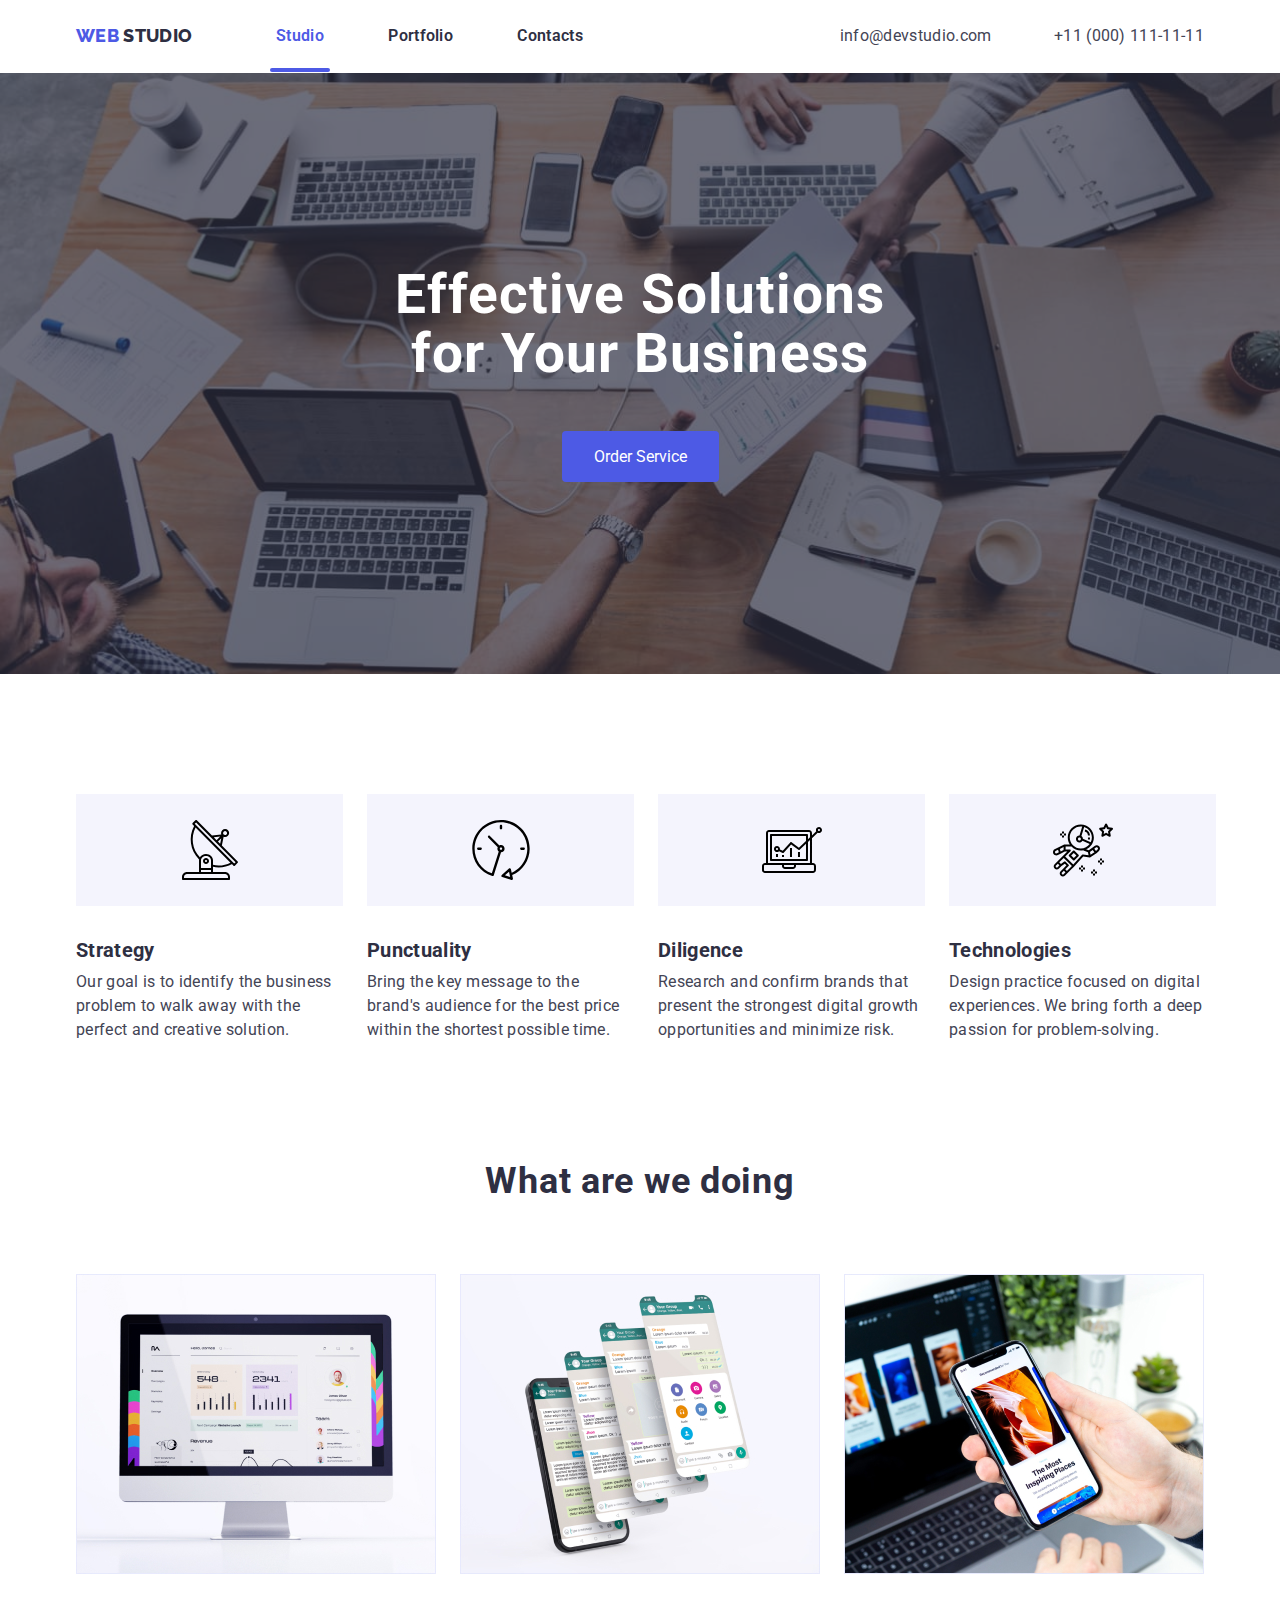
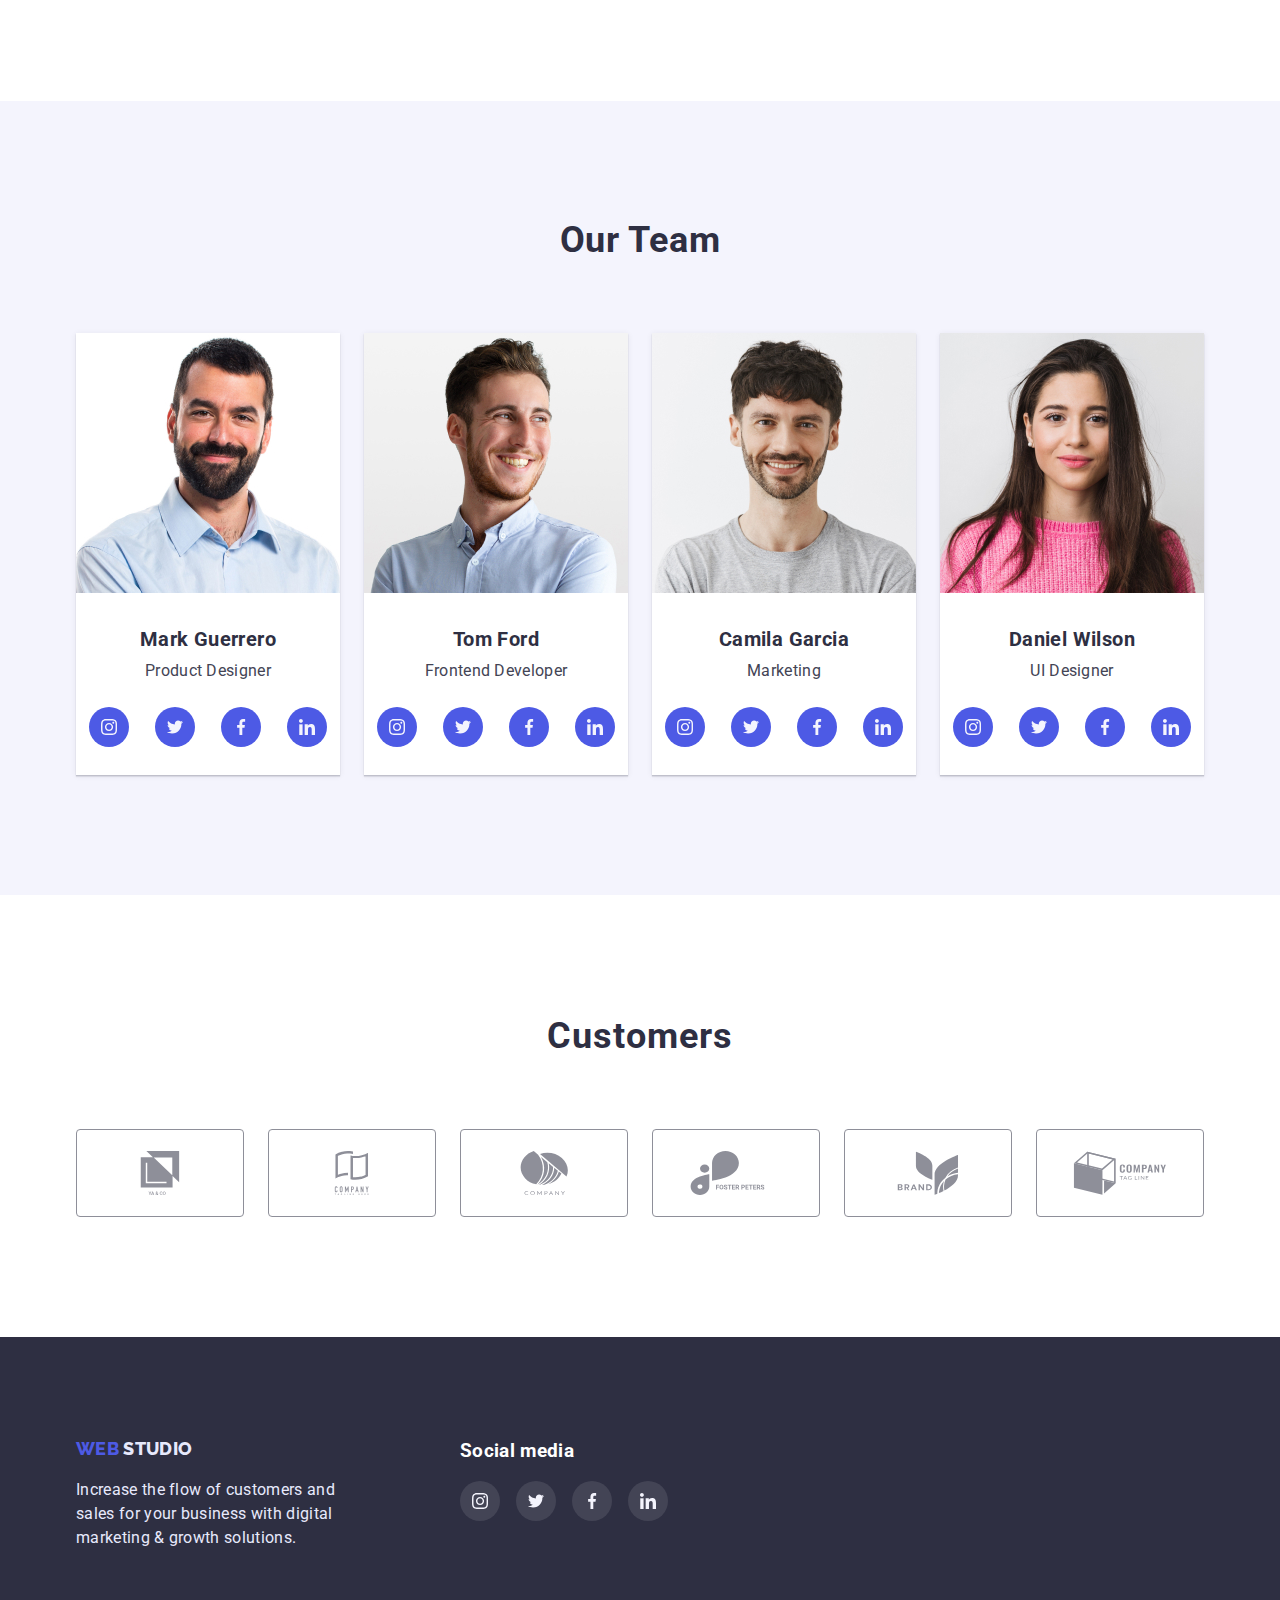
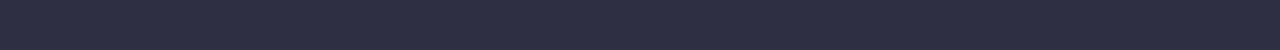
<file: index.html>
<!DOCTYPE html>
<html lang="en">

<head>
    <meta charset="UTF-8">
    <meta http-equiv="X-UA-Compatible" content="IE=edge">
    <meta name="viewport" content="width=device-width, initial-scale=1.0">
    <title>Document</title>
    <link rel="preconnect" href="https://fonts.googleapis.com">
    <link rel="preconnect" href="https://fonts.gstatic.com" crossorigin>
    <link
        href="https://fonts.googleapis.com/css2?family=Raleway:wght@700&family=Roboto:wght@400;500;700;900&display=swap"
        rel="stylesheet">
    <link rel="stylesheet" href="styles.css/normalize.css">
    <link rel="stylesheet" href="styles.css/style.css">
</head>

<body>
    <header class="header">
        <div class="container">
            <div class="header-menu">
                <nav class="menu">
                    <div class="logo">
                        <a class="logo-link" href="index.html">
                            <span class="logo-link--blue">WEB</span>
                            STUDIO
                        </a>
                    </div>
                    <ul class="menu-list">
                        <li class="menu-item">
                            <a class="menu-link" href="index.html">
                                <span>Studio</span>
                            </a>
                        </li>
                        <li class="menu-item">
                            <a class="menu-link " href="portfolio.html">
                                <span>Portfolio</span>
                            </a>
                        </li>
                        <li class="menu-item">
                            <a class="menu-link" href="contacts.html">
                                <span>Contacts</span>
                            </a>
                        </li>
                    </ul>
                </nav>
                <div class="header-contacts">
                    <ul class="header-contacts__list">
                        <li class="header-contacts__item">
                            <a class="header-contacts__link" href="mailto:info@devstudio.com">
                                info@devstudio.com
                            </a>
                        </li>
                        <li class="header-contacts__item">
                            <a class="header-contacts__link" href="tel:+110001111111">
                                +11 (000) 111-11-11
                            </a>
                        </li>
                    </ul>
                </div>

            </div>

        </div>
    </header>

    <main class="main">
        <section class="header-content">
            <div class="header-content__top">
                <div class="container">
                    <h1 class="header-content__title">
                        Effective Solutions for Your Business
                    </h1>
                    <button class="header-content__button" type="button" data-modal-open>
                        Order Service
                    </button>
                </div>
            </div>
        </section>
        <section class="header-content__box">
            <div class="container">
                <ul class="header-content__list">
                    <li class="header-content__item">
                        <div class="header-content__icon-item">
                            <svg class="header-content__icon" with="60" height="64">
                                <use class="header-content__img"
                                    href="./images/icon.svg/icons-svg.svg#icon-header-icon-1">
                                </use>
                            </svg>
                        </div>
                        <h2 class="header-content__subtitle">
                            Strategy
                        </h2>
                        <p class="header-content__text">
                            Our goal is to identify the business
                            problem to walk away with the perfect and creative solution.
                        </p>
                    </li>
                    <li class="header-content__item">
                        <div class="header-content__icon-item">
                            <svg class="header-content__icon" with="60" height="64">
                                <use class="header-content__img"
                                    href="./images/icon.svg/icons-svg.svg#icon-header-icon-2">
                                </use>
                            </svg>
                        </div>
                        <h2 class="header-content__subtitle">
                            Punctuality
                        </h2>
                        <p class="header-content__text">
                            Bring the key message to the brand's audience
                            for the best price within the shortest possible time.
                        </p>
                    </li>
                    <li class="header-content__item">
                        <div class="header-content__icon-item">
                            <svg class="header-content__icon" with="60" height="64">
                                <use class="header-content__img"
                                    href="./images/icon.svg/icons-svg.svg#icon-header-icon-3">
                                </use>
                            </svg>
                        </div>
                        <h2 class="header-content__subtitle">
                            Diligence
                        </h2>
                        <p class="header-content__text">
                            Research and confirm brands that present the strongest
                            digital growth opportunities and minimize risk.
                        </p>
                    </li>
                    <li class="header-content__item">
                        <div class="header-content__icon-item">
                            <svg class="header-content__icon" with="60" height="64">
                                <use class="header-content__img"
                                    href="./images/icon.svg/icons-svg.svg#icon-header-icon-4">
                                </use>
                            </svg>
                        </div>
                        <h2 class="header-content__subtitle">
                            Technologies
                        </h2>
                        <p class="header-content__text">
                            Design practice focused on digital experiences.
                            We bring forth a deep passion for problem-solving.
                        </p>
                    </li>
                </ul>
            </div>

        </section>
        <section class="speciality">
            <div class="container">
                <h2 class="speciality-title">
                    What are we doing
                </h2>
                <ul class="speciality-list">
                    <li class="speciality-item">
                        <img class="speciality-img" width="360" src="images/speciality-img/speciality-img-1.jpg"
                            alt="speciality-img-1">
                    </li>
                    <li class="speciality-item">
                        <img class="speciality-img" width="360" src="images/speciality-img/speciality-img-2.jpg"
                            alt="speciality-img-2">
                    </li>
                    <li class="speciality-item">
                        <img class="speciality-img" width="360" src="images/speciality-img/speciality-img-3.jpg"
                            alt="speciality-img-3">
                    </li>
                </ul>
            </div>
        </section>
        <section class="team">
            <div class="container">
                <h2 class="team-title">
                    Our Team
                </h2>
                <ul class="team-list">
                    <li class="team-item">
                        <img class="team-img" width="264px" src="images/team-img/team-1.jpg" alt="Mark Guerrero">
                        <div class="team-groupe">
                            <h3 class="team-name">
                                Mark Guerrero
                            </h3>
                            <p class="team-subscribe">
                                Product Designer
                            </p>
                            <ul class="team-list__social">
                                <li class="team-list__item">
                                    <a class="team-list__link" href="">
                                        <svg class="team-list__icon">
                                            <use href="./images/icon.svg/icons-svg.svg#icon-instagram__icon1"></use>
                                        </svg>
                                    </a>
                                </li>
                                <li class="team-list__item">
                                    <a class="team-list__link" href="">
                                        <svg class="team-list__icon">
                                            <use href="./images/icon.svg/icons-svg.svg#icon-twitter__icon1"></use>
                                        </svg>
                                    </a>
                                </li>
                                <li class="team-list__item">
                                    <a class="team-list__link" href="">
                                        <svg class="team-list__icon">
                                            <use href="./images/icon.svg/icons-svg.svg#icon-facebook__icon1"></use>
                                        </svg>
                                    </a>
                                </li>
                                <li class="team-list__item">
                                    <a class="team-list__link" href="">
                                        <svg class="team-list__icon">
                                            <use href="./images/icon.svg/icons-svg.svg#icon-linkedin__icon1"></use>
                                        </svg>
                                    </a>
                                </li>
                            </ul>
                        </div>
                    </li>
                    <li class="team-item">
                        <img class="team-img" width="264px" src="images/team-img/team-2.jpg" alt="Tom Ford">
                        <div class="team-groupe">
                            <h3 class="team-name">
                                Tom Ford
                            </h3>
                            <p class="team-subscribe">
                                Frontend Developer
                            </p>
                            <ul class="team-list__social">
                                <li class="team-list__item">
                                    <a class="team-list__link" href="">
                                        <svg class="team-list__icon">
                                            <use href="./images/icon.svg/icons-svg.svg#icon-instagram__icon1"></use>
                                        </svg>
                                    </a>
                                </li>
                                <li class="team-list__item">
                                    <a class="team-list__link" href="">
                                        <svg class="team-list__icon">
                                            <use href="./images/icon.svg/icons-svg.svg#icon-twitter__icon1"></use>
                                        </svg>
                                    </a>
                                </li>
                                <li class="team-list__item">
                                    <a class="team-list__link" href="">
                                        <svg class="team-list__icon">
                                            <use href="./images/icon.svg/icons-svg.svg#icon-facebook__icon1"></use>
                                        </svg>
                                    </a>
                                </li>
                                <li class="team-list__item">
                                    <a class="team-list__link" href="">
                                        <svg class="team-list__icon">
                                            <use href="./images/icon.svg/icons-svg.svg#icon-linkedin__icon1"></use>
                                        </svg>
                                    </a>
                                </li>
                            </ul>
                        </div>
                    </li>
                    <li class="team-item">
                        <img class="team-img" width="264px" src="images/team-img/team-3.jpg" alt="Camila Garcia">
                        <div class="team-groupe">
                            <h3 class="team-name">
                                Camila Garcia
                            </h3>
                            <p class="team-subscribe">
                                Marketing
                            </p>
                            <ul class="team-list__social">
                                <li class="team-list__item">
                                    <a class="team-list__link" href="">
                                        <svg class="team-list__icon">
                                            <use href="./images/icon.svg/icons-svg.svg#icon-instagram__icon1"></use>
                                        </svg>
                                    </a>
                                </li>
                                <li class="team-list__item">
                                    <a class="team-list__link" href="">
                                        <svg class="team-list__icon">
                                            <use href="./images/icon.svg/icons-svg.svg#icon-twitter__icon1"></use>
                                        </svg>
                                    </a>
                                </li>
                                <li class="team-list__item">
                                    <a class="team-list__link" href="">
                                        <svg class="team-list__icon">
                                            <use href="./images/icon.svg/icons-svg.svg#icon-facebook__icon1"></use>
                                        </svg>
                                    </a>
                                </li>
                                <li class="team-list__item">
                                    <a class="team-list__link" href="">
                                        <svg class="team-list__icon">
                                            <use href="./images/icon.svg/icons-svg.svg#icon-linkedin__icon1"></use>
                                        </svg>
                                    </a>
                                </li>
                            </ul>
                        </div>
                    </li>
                    <li class="team-item">
                        <img class="team-img" width="264px" src="images/team-img/team-4.jpg" alt="Daniel Wilson">
                        <div class="team-groupe">
                            <h3 class="team-name">
                                Daniel Wilson
                            </h3>
                            <p class="team-subscribe">
                                UI Designer
                            </p>
                            <ul class="team-list__social">
                                <li class="team-list__item">
                                    <a class="team-list__link" href="">
                                        <svg class="team-list__icon">
                                            <use href="./images/icon.svg/icons-svg.svg#icon-instagram__icon1"></use>
                                        </svg>
                                    </a>
                                </li>
                                <li class="team-list__item">
                                    <a class="team-list__link" href="">
                                        <svg class="team-list__icon">
                                            <use href="./images/icon.svg/icons-svg.svg#icon-twitter__icon1"></use>
                                        </svg>
                                    </a>
                                </li>
                                <li class="team-list__item">
                                    <a class="team-list__link" href="">
                                        <svg class="team-list__icon">
                                            <use href="./images/icon.svg/icons-svg.svg#icon-facebook__icon1"></use>
                                        </svg>
                                    </a>
                                </li>
                                <li class="team-list__item">
                                    <a class="team-list__link" href="">
                                        <svg class="team-list__icon">
                                            <use href="./images/icon.svg/icons-svg.svg#icon-linkedin__icon1"></use>
                                        </svg>
                                    </a>
                                </li>
                            </ul>
                        </div>
                    </li>
                </ul>
            </div>
        </section>
        <section class="costumers">
            <div class="container">
                <h2 class="costumers-title">
                    Customers
                </h2>
                <ul class="costumers-list">
                    <li class="costumers-item">
                        <a class="costumers-item__link" href="#">
                            <svg class="costumers-item__icon" width="94" height="44">
                                <use href="./images/icon.svg/icons-svg.svg#icon-costumers__icon-1">
                                </use>
                            </svg>
                        </a>
                    </li>
                    <li class="costumers-item">
                        <a class="costumers-item__link" href="#">
                            <svg class="costumers-item__icon" width="94" height="44">
                                <use href="./images/icon.svg/icons-svg.svg#icon-costumers__icon-2">
                                </use>
                            </svg>
                        </a>
                    </li>
                    <li class="costumers-item">
                        <a class="costumers-item__link" href="#">
                            <svg class="costumers-item__icon" width="94" height="44">
                                <use href="./images/icon.svg/icons-svg.svg#icon-costumers__icon-3">
                                </use>
                            </svg>
                        </a>
                    </li>
                    <li class="costumers-item">
                        <a class="costumers-item__link" href="#">
                            <svg class="costumers-item__icon" width="94" height="44">
                                <use href="./images/icon.svg/icons-svg.svg#icon-costumers__icon-4">
                                </use>
                            </svg>
                        </a>
                    </li>
                    <li class="costumers-item">
                        <a class="costumers-item__link" href="#">
                            <svg class="costumers-item__icon" width="94" height="44">
                                <use href="./images/icon.svg/icons-svg.svg#icon-costumers__icon-5">
                                </use>
                            </svg>
                        </a>
                    </li>
                    <li class="costumers-item">
                        <a class="costumers-item__link" href="#">
                            <svg class="costumers-item__icon" width="94" height="44">
                                <use href="./images/icon.svg/icons-svg.svg#icon-costumers__icon-6">
                                </use>
                            </svg>
                        </a>
                    </li>
                </ul>
            </div>
        </section>
    </main>

    <footer class="footer">
        <div class="container">
            <div class="footer-content">
                <div class="footer-content__box">
                    <div class="logo">
                        <a class=" logo-footer logo-link" href="#">
                            <span class="logo-link--blue">WEB</span>
                            STUDIO
                        </a>
                    </div>
                    <p class="footer-text">
                        Increase the flow of customers and sales for
                        your business with digital marketing & growth solutions.
                    </p>
                </div>

                <div class="footer-content__social">
                    <h3 class="footer-content__social-title">
                        Social media
                    </h3>
                    <ul class="footer-list__social social-media">
                        <li class="footer-list__item social-media__item">
                            <a class="footer-list__link social-media__link" href="">
                                <svg class="footer-list__icon social-media__icon">
                                    <use href="./images/icon.svg/icons-svg.svg#icon-instagram__icon1"></use>
                                </svg>
                            </a>
                        </li>
                        <li class="footer-list__item social-media__item">
                            <a class="footer-list__link social-media__link" href="">
                                <svg class="footer-list__icon social-media__icon">
                                    <use href="./images/icon.svg/icons-svg.svg#icon-twitter__icon1"></use>
                                </svg>
                            </a>
                        </li>
                        <li class="footer-list__item social-media__item">
                            <a class="footer-list__link social-media__link" href="">
                                <svg class="footer-list__icon social-media__icon">
                                    <use href="./images/icon.svg/icons-svg.svg#icon-facebook__icon1"></use>
                                </svg>
                            </a>
                        </li>
                        <li class="footer-list__item social-media__item">
                            <a class="footer-list__link social-media__link" href="">
                                <svg class="footer-list__icon social-media__icon">
                                    <use href="./images/icon.svg/icons-svg.svg#icon-linkedin__icon1"></use>
                                </svg>
                            </a>
                        </li>
                    </ul>
                </div>
            </div>
        </div>
    </footer>

    <div class="backdrop is-hidden" data-modal>
        <div class="modal">
            <button class="modal-close__btn" type="button" data-modal-close>
                <svg class="modal-close__svg">
                    <use class="modal-close__icon" href="./images/icon.svg/icons-svg.svg#icon-modal__close-btn"></use>
                </svg>
            </button>
        </div>


        <script src="js/modal.js"></script>
</body>

</html>
</file>
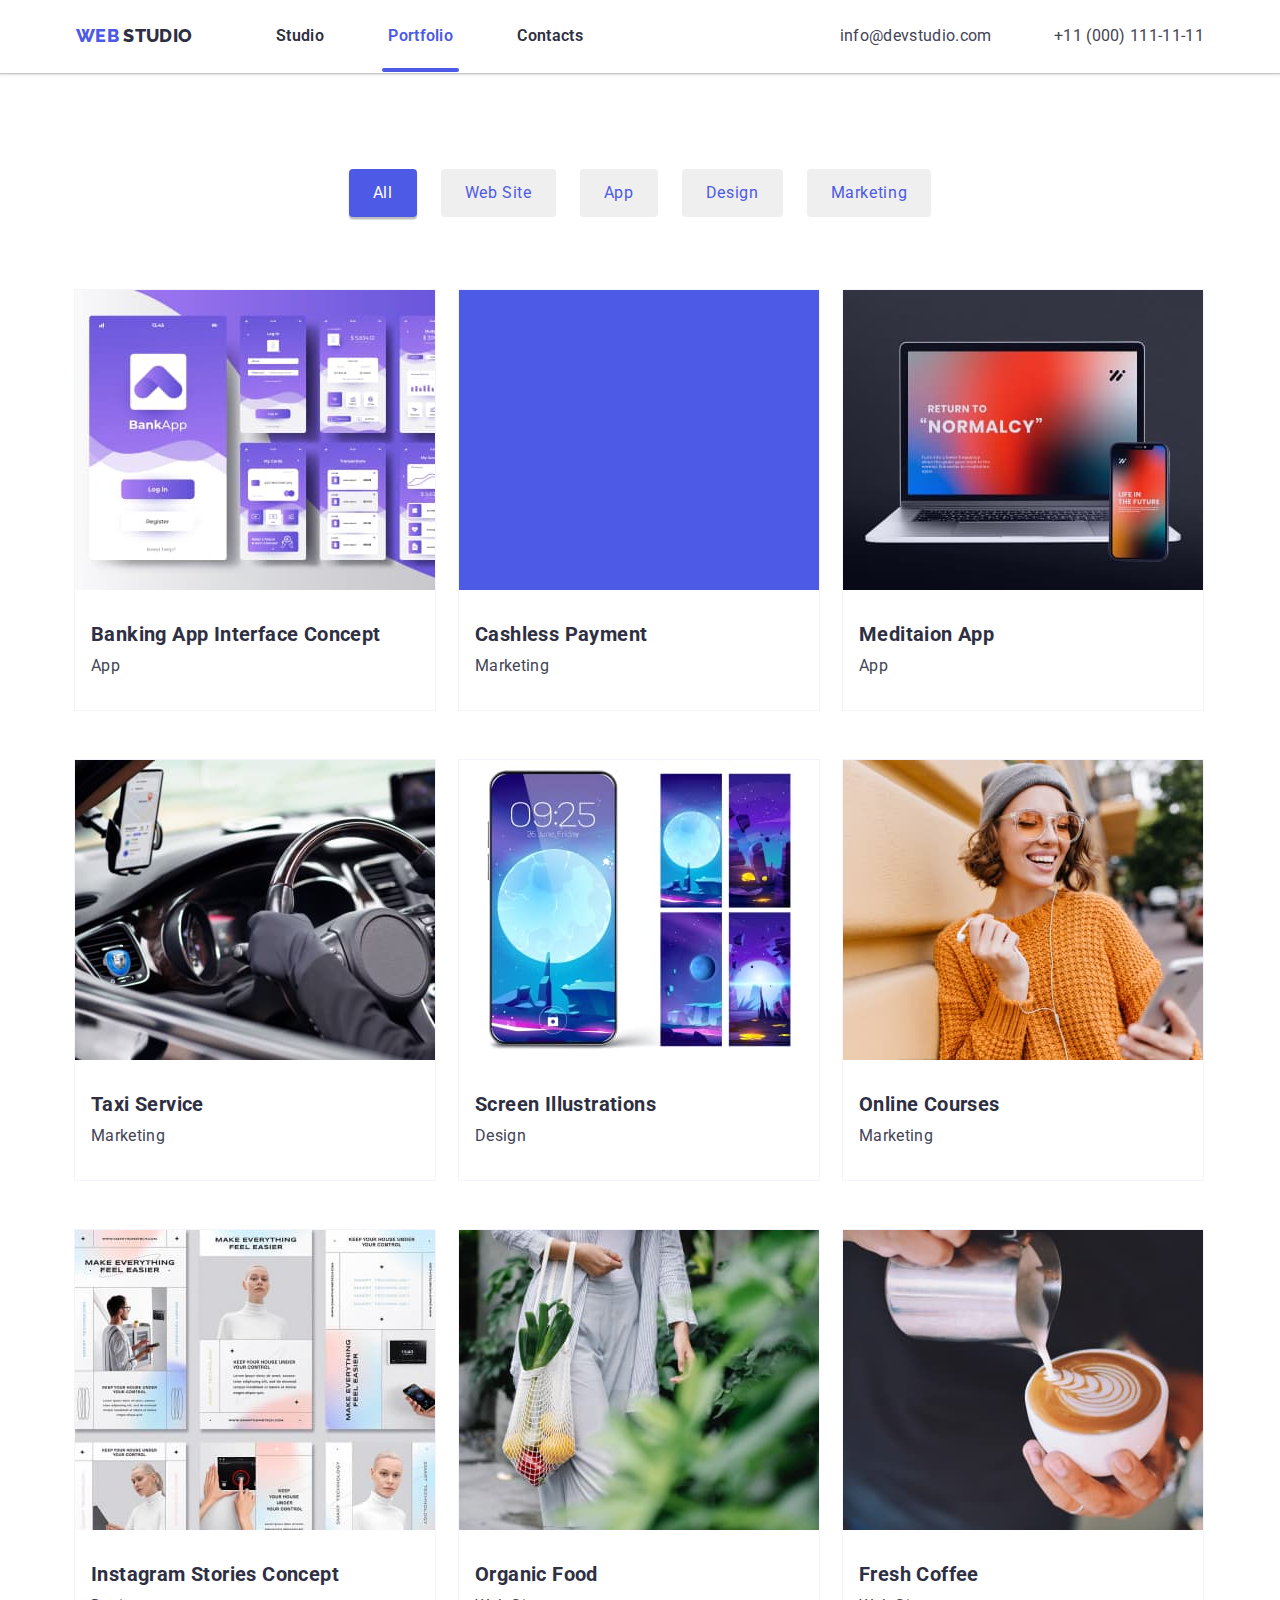
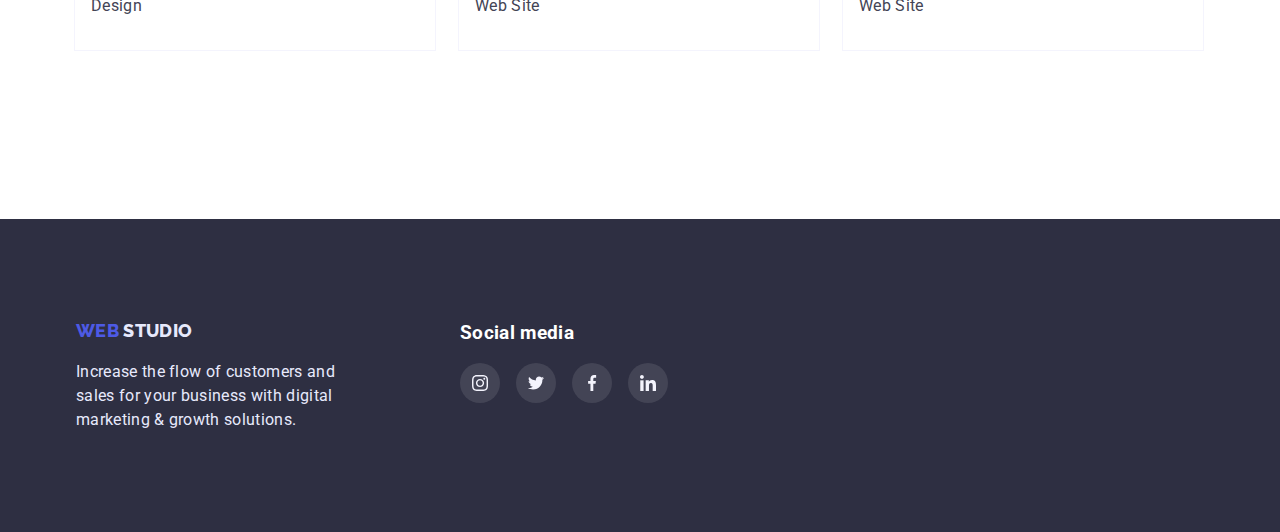
<file: portfolio.html>
<!DOCTYPE html>
<html lang="en">

<head>
    <meta charset="UTF-8">
    <meta http-equiv="X-UA-Compatible" content="IE=edge">
    <meta name="viewport" content="width=device-width, initial-scale=1.0">
    <title>Document</title>
    <link rel="preconnect" href="https://fonts.googleapis.com">
    <link rel="preconnect" href="https://fonts.gstatic.com" crossorigin>
    <link
        href="https://fonts.googleapis.com/css2?family=Raleway:wght@700&family=Roboto:ital,wght@0,500;0,700;0,900;1,400&display=swap"
        rel="stylesheet">
    <link rel="stylesheet" href="styles.css/normalize.css">
    <link rel="stylesheet" href="styles.css/style.css">
</head>

<body>
    <header class="header">
        <div class="container">
            <div class="header-menu">
                <nav class="menu">
                    <div class="logo">
                        <a class="logo-link" href="index.html">
                            <span class="logo-link--blue">WEB</span>
                            STUDIO
                        </a>
                    </div>
                    <ul class="menu-list">
                        <li class="menu-item">
                            <a class="menu-link" href="index.html">
                                <span>Studio</span>
                            </a>
                        </li>
                        <li class="menu-item">
                            <a class="menu-link active-link" href="portfolio.html">
                                <span>Portfolio</span>
                            </a>
                        </li>
                        <li class="menu-item">
                            <a class="menu-link" href="contacts.html">
                                <span>Contacts</span>
                            </a>
                        </li>
                    </ul>
                </nav>
                <div class="header-contacts">
                    <ul class="header-contacts__list">
                        <li class="header-contacts__item">
                            <a class="header-contacts__link" href="mailto:info@devstudio.com">
                                info@devstudio.com
                            </a>
                        </li>
                        <li class="header-contacts__item">
                            <a class="header-contacts__link" href="tel:+110001111111">
                                +11 (000) 111-11-11
                            </a>
                        </li>
                    </ul>
                </div>

            </div>

        </div>
    </header>
    <main class="main">
        <section class="portfolio">
            <div class="container">
                <ul class="portfolio-filter">
                    <li class="portfolio-filter__item">
                        <button class="portfolio-filter__button active" type="button">
                            All
                        </button>
                    </li>
                    <li class="portfolio-filter__item">
                        <button class="portfolio-filter__button" type="button">
                            Web Site
                        </button>
                    </li>
                    <li class="portfolio-filter__item">
                        <button class="portfolio-filter__button" type="button">
                            App
                        </button>
                    </li>
                    <li class="portfolio-filter__item">
                        <button class="portfolio-filter__button" type="button">
                            Design
                        </button>
                    </li>
                    <li class="portfolio-filter__item">
                        <button class="portfolio-filter__button" type="button">
                            Marketing
                        </button>
                    </li>
                </ul>
                <ul class="portfolio-items">
                    <li class="portfolio-item">
                        <a href="#" class="portfolio-item__link">
                            <div class="portfolio-item__link-content">
                                <img class="portfolio-item__img" src="images/portfolio-img/protfolio-img-1.jpg"
                                    alt="portfolio-img-1">
                                <p class="overlay">
                                    14 Stylish and User-Friendly App Design Concepts · Task Manager App · Calorie
                                    Tracker
                                    App · Exotic Fruit Ecommerce App · Cloud Storage App
                                </p>
                            </div>
                        </a>
                        <div class="portfolio-item__descr">
                            <h2 class="portfolio-item__title">
                                Banking App Interface Concept
                            </h2>
                            <p class="portfolio-item__text">
                                App
                            </p>
                        </div>
                    </li>
                    <li class="portfolio-item">
                        <a href="#" class="portfolio-item__link">
                            <div class="portfolio-item__link-content">
                                <img class="portfolio-item__img" src="images/portfolio-img/protfolio-img-2.jpg"
                                    alt="portfolio-img-2">
                                <p class="overlay">
                                    14 Stylish and User-Friendly App Design Concepts · Task Manager App · Calorie
                                    Tracker
                                    App · Exotic Fruit Ecommerce App · Cloud Storage App
                                </p>
                            </div>
                        </a>
                        <div class="portfolio-item__descr">
                            <h2 class="portfolio-item__title">
                                Cashless Payment
                            </h2>
                            <p class="portfolio-item__text">
                                Marketing
                            </p>
                        </div>
                    </li>
                    <li class="portfolio-item">
                        <a href="#" class="portfolio-item__link">
                            <div class="portfolio-item__link-content">
                                <img class="portfolio-item__img" src="images/portfolio-img/protfolio-img-3.jpg"
                                    alt="portfolio-img-3">
                                <p class="overlay">
                                    14 Stylish and User-Friendly App Design Concepts · Task Manager App · Calorie
                                    Tracker
                                    App · Exotic Fruit Ecommerce App · Cloud Storage App
                                </p>
                            </div>
                        </a>
                        <div class="portfolio-item__descr">
                            <h2 class="portfolio-item__title">
                                Meditaion App
                            </h2>
                            <p class="portfolio-item__text">
                                App
                            </p>
                        </div>
                    </li>
                    <li class="portfolio-item">
                        <a href="#" class="portfolio-item__link">
                            <div class="portfolio-item__link-content">
                                <img class="portfolio-item__img" src="images/portfolio-img/protfolio-img-4.jpg"
                                    alt="portfolio-img-4">
                                <p class="overlay">
                                    14 Stylish and User-Friendly App Design Concepts · Task Manager App · Calorie
                                    Tracker
                                    App · Exotic Fruit Ecommerce App · Cloud Storage App
                                </p>
                            </div>
                        </a>
                        <div class="portfolio-item__descr">
                            <h2 class="portfolio-item__title">
                                Taxi Service
                            </h2>
                            <p class="portfolio-item__text">
                                Marketing
                            </p>
                        </div>
                    </li>
                    <li class="portfolio-item">
                        <a href="#" class="portfolio-item__link">
                            <div class="portfolio-item__link-content">
                                <img class="portfolio-item__img" src="images/portfolio-img/protfolio-img-5.jpg"
                                    alt="portfolio-img-5">
                                <p class="overlay">
                                    14 Stylish and User-Friendly App Design Concepts · Task Manager App · Calorie
                                    Tracker
                                    App · Exotic Fruit Ecommerce App · Cloud Storage App
                                </p>
                            </div>
                        </a>
                        <div class="portfolio-item__descr">
                            <h2 class="portfolio-item__title">
                                Screen Illustrations
                            </h2>
                            <p class="portfolio-item__text">
                                Design
                            </p>
                        </div>
                    </li>
                    <li class="portfolio-item">
                        <a href="#" class="portfolio-item__link">
                            <div class="portfolio-item__link-content">
                                <img class="portfolio-item__img" src="images/portfolio-img/protfolio-img-6.jpg"
                                    alt="portfolio-img-6">
                                <p class="overlay">
                                    14 Stylish and User-Friendly App Design Concepts · Task Manager App · Calorie
                                    Tracker
                                    App · Exotic Fruit Ecommerce App · Cloud Storage App
                                </p>
                            </div>
                        </a>
                        <div class="portfolio-item__descr">
                            <h2 class="portfolio-item__title">
                                Online Courses
                            </h2>
                            <p class="portfolio-item__text">
                                Marketing
                            </p>
                        </div>
                    </li>
                    <li class="portfolio-item">
                        <a href="#" class="portfolio-item__link">
                            <div class="portfolio-item__link-content">
                                <img class="portfolio-item__img" src="images/portfolio-img/protfolio-img-7.jpg"
                                    alt="portfolio-img-7">
                                <p class="overlay">
                                    14 Stylish and User-Friendly App Design Concepts · Task Manager App · Calorie
                                    Tracker
                                    App · Exotic Fruit Ecommerce App · Cloud Storage App
                                </p>
                            </div>
                        </a>
                        <div class="portfolio-item__descr">
                            <h2 class="portfolio-item__title">
                                Instagram Stories Concept
                            </h2>
                            <p class="portfolio-item__text">
                                Design
                            </p>
                        </div>
                    </li>
                    <li class="portfolio-item">
                        <a href="#" class="portfolio-item__link">
                            <div class="portfolio-item__link-content">
                                <img class="portfolio-item__img" src="images/portfolio-img/protfolio-img-8.jpg"
                                    alt="portfolio-img-8">
                                <p class="overlay">
                                    14 Stylish and User-Friendly App Design Concepts · Task Manager App · Calorie
                                    Tracker
                                    App · Exotic Fruit Ecommerce App · Cloud Storage App
                                </p>
                            </div>
                        </a>
                        <div class="portfolio-item__descr">
                            <h2 class="portfolio-item__title">
                                Organic Food
                            </h2>
                            <p class="portfolio-item__text">
                                Web Site
                            </p>
                        </div>
                    </li>
                    <li class="portfolio-item">
                        <a href="#" class="portfolio-item__link">
                            <div class="portfolio-item__link-content">
                                <img class="portfolio-item__img" src="images/portfolio-img/protfolio-img-9.jpg"
                                    alt="portfolio-img-9">
                                <p class="overlay">
                                    14 Stylish and User-Friendly App Design Concepts · Task Manager App · Calorie
                                    Tracker
                                    App · Exotic Fruit Ecommerce App · Cloud Storage App
                                </p>
                            </div>
                        </a>
                        <div class="portfolio-item__descr">
                            <h2 class="portfolio-item__title">
                                Fresh Coffee
                            </h2>
                            <p class="portfolio-item__text">
                                Web Site
                            </p>
                        </div>
                    </li>
                </ul>
            </div>
        </section>
    </main>
    <footer class="footer">
        <div class="container">
            <div class="footer-content">
                <div class="footer-content__box">
                    <div class="logo">
                        <a class=" logo-footer logo-link" href="#">
                            <span class="logo-link--blue">WEB</span>
                            STUDIO
                        </a>
                    </div>
                    <p class="footer-text">
                        Increase the flow of customers and sales for
                        your business with digital marketing & growth solutions.
                    </p>
                </div>

                <div class="footer-content__social">
                    <h3 class="footer-content__social-title">
                        Social media
                    </h3>
                    <ul class="footer-list__social social-media">
                        <li class="footer-list__item social-media__item">
                            <a class="footer-list__link social-media__link" href="">
                                <svg class="footer-list__icon social-media__icon">
                                    <use href="./images/icon.svg/icons-svg.svg#icon-instagram__icon1"></use>
                                </svg>
                            </a>
                        </li>
                        <li class="footer-list__item social-media__item">
                            <a class="footer-list__link social-media__link" href="">
                                <svg class="footer-list__icon social-media__icon">
                                    <use href="./images/icon.svg/icons-svg.svg#icon-twitter__icon1"></use>
                                </svg>
                            </a>
                        </li>
                        <li class="footer-list__item social-media__item">
                            <a class="footer-list__link social-media__link" href="">
                                <svg class="footer-list__icon social-media__icon">
                                    <use href="./images/icon.svg/icons-svg.svg#icon-facebook__icon1"></use>
                                </svg>
                            </a>
                        </li>
                        <li class="footer-list__item social-media__item">
                            <a class="footer-list__link social-media__link" href="">
                                <svg class="footer-list__icon social-media__icon">
                                    <use href="./images/icon.svg/icons-svg.svg#icon-linkedin__icon1"></use>
                                </svg>
                            </a>
                        </li>
                    </ul>
                </div>
            </div>
        </div>
    </footer>
</body>

</html>
</file>
<file: styles.css/style.css>
html {
    box-sizing: border-box;
    height: 100%;
}

*,
*::before,
*::after {
    box-sizing: inherit;
}

p {
    font-weight: 400;
    margin: 0;
    padding: 0;
}

h1,
h2,
h3,
h4,
h5,
h6 {
    margin: 0;
    padding: 0;
}

a {
    display: inline-block;
    text-decoration: none;
}

ul,
li,
span {
    margin: 0;
    padding: 0;
    list-style: none;
    display: inline-block;
}

button {
    display: inline-block;
    border: none;
    cursor: pointer;
}

input {
    border: none;
}

html,
body {
    font-family: "Roboto", sans-serif;
    font-style: normal;
    font-weight: 600;
    font-size: 16px;
    line-height: 1.5;
    letter-spacing: 0.02em;
    color: #2e2f42;
}

.wrapper {
    max-width: 1440px;
    margin: 0 auto;
}

.container {
    max-width: 1158px;
    margin: 0 auto;
    padding: 0 15px;
}

.section {
    padding-top: 120px 0 120px 0;
}

/*Header styles*/
.header {
    margin: 0 auto;
    box-shadow: 0px 2px 1px rgba(46, 47, 66, 0.08), 0px 1px 1px rgba(46, 47, 66, 0.16),
        0px 1px 6px rgba(46, 47, 66, 0.08);
}

.header-inner {
}

.header-menu {
    display: flex;
    justify-content: space-between;
    padding: 24px 0 24px 0;
}

.menu {
    display: flex;
    justify-content: space-between;
}

.logo {
    margin-right: 77px;
}

.logo-link {
    width: 117px;
    height: 24px;
    font-family: "Raleway";
    font-style: normal;
    font-weight: 800;
    font-size: 18px;
    line-height: 1.33;
    color: #2e2f42;
}

.logo-link--blue {
    color: #4d5ae5;
}

.menu-list {
}

.menu-item {
    position: relative;
}

.menu-link::after {
    position: absolute;
    content: "";
    width: 100%;
    height: 4px;
    background-color: #4d5ae5;
    bottom: -100%;
    left: 0;
    border-radius: 2px;
    transform: scaleX(0);
    transition: transform 250ms cubic-bezier(0.4, 0, 0.2, 1);
}

.menu-link span {
    color: #2e2f42;
}

.menu-link::after {
    transform: scaleX(0);
}

.menu-link.active-link span {
    color: #4d5ae5;
}
.menu-link.active-link::after {
    position: absolute;
    content: "";
    width: 100%;
    height: 4px;
    background-color: #4d5ae5;
    bottom: -100%;
    left: 0;
    border-radius: 2px;
    transform: scaleX(1);
    transition: transform 250ms cubic-bezier(0.4, 0, 0.2, 1);
}
.menu-link span:hover {
    color: #4d5ae5;
}
.menu-link:hover::after,
.menu-link:focus::after {
    transform: scaleX(1);
    color: #4d5ae5;
}

.menu-item + .menu-item {
    margin-left: 48px;
}

.menu-link {
    position: relative;
    font-weight: 600;
    font-size: 16px;
    line-height: 1.5;
    letter-spacing: 0.02em;
    color: #2e2f42;
    display: block;
    padding: 0 6px;
    transition: all 250ms ease;
}

.header-contacts {
}

.header-contacts__list {
}

.header-contacts__item {
    position: relative;
    padding-left: 18px;
}

.header-contacts__icon {
    position: absolute;
    left: 0;
    top: 3px;
    fill: #2e2f42;
}

.header-content__icon-item {
    display: flex;
    justify-content: center;
    align-items: center;
    height: 112px;
    background-color: #f4f4fd;
}

.header-content__icon {
    width: 60px;
    height: 64px;
}

.header-contacts__item + .header-contacts__item {
    margin-left: 40px;
}

.header-contacts__link {
    font-weight: 400;
    font-size: 16px;
    line-height: 1.5;
    letter-spacing: 0.02em;
    color: #434455;
    display: block;
    transition: all 0.3s ease;
}

.header-contacts__link:hover,
.header-contacts__icon:hover {
    color: #4d5ae5;
    fill: #4d5ae5;
}

.header-content {
    margin: 0 auto;
}

.header-content__top {
    color: #ffffff;
    font-weight: 600;
    padding: 192px 0px 192px 0px;
    text-align: center;
    background-image: url(../images/header-content__top.bg.jpg);
    background-repeat: no-repeat;
    background-position: 0 0;
    background-size: cover;
    position: relative;
    z-index: 1;
}

.header-content__top::before {
    content: "";
    display: block;
    width: 100%;
    height: 100%;
    position: absolute;
    top: 0;
    left: 0;
    right: 0;
    bottom: 0;
    background: #2e2f42;
    opacity: 0.7;
    z-index: -1;
}

.header-content__title {
    font-size: 55px;
    line-height: 1.07;
    letter-spacing: 0.02em;
    margin: 0 auto;
    max-width: 492px;
}

.header-content__button {
    font-family: "Roboto", sans-serif;
    font-size: 16px;
    line-height: 1.19;
    color: #ffffff;
    background-color: #4d5ae5;
    padding: 16px 32px;
    margin-top: 48px;
    border-radius: 4px;
    transition: all 0.3s ease;
}

.header-content__button:hover,
.header-content__button:focus {
    background-color: #404bbf;
    box-shadow: 0px 4px 4px rgba(0, 0, 0, 0.15);
    border-radius: 4px;
}

.header-content__subtitle {
    font-size: 20px;
    line-height: 1.2;
    margin-bottom: 8px;
    margin-top: 32px;
}

.header-content__box {
    display: flex;
    justify-content: space-between;
    padding-top: 120px;
    padding-bottom: 120px;
}

.header-content__list {
    display: flex;
    justify-content: space-between;
}

.header-content__item {
    min-width: 267px;
    text-align: left;
}

.header-content__item + .header-content__item {
    margin-left: 24px;
}

.header-content__text {
    font-size: 16px;
    line-height: 1.5;
    color: #434455;
    font-weight: 400;
}
/*Header styles*/

/*Main-Content*/
.main {
}
.main-inner {
}
.speciality {
    padding-bottom: 120px;
}
.speciality-title,
.team-title {
    font-size: 36px;
    line-height: 1.11;
    letter-spacing: 0.02em;
    text-align: center;
    margin-bottom: 72px;
}
.speciality-list {
    display: flex;
    justify-content: space-between;
}
.speciality-item {
}
.speciality-img {
    max-width: 360px;
    min-height: 300px;
}
.team {
    background-color: #f4f4fd;
    padding-top: 120px;
    padding-bottom: 120px;
}

.team-list {
    display: flex;
    justify-content: space-between;
}
.team-item {
    background-color: #fff;
    box-shadow: 0px 2px 1px rgba(46, 47, 66, 0.08), 0px 1px 1px rgba(46, 47, 66, 0.16),
        0px 1px 6px rgba(46, 47, 66, 0.08);
}

.team-img {
    max-width: 264px;
    min-height: 260px;
}

.team-groupe {
    padding-top: 27.5px;
    padding-bottom: 27.5px;
    text-align: center;
}

.team-name {
    font-size: 20px;
    line-height: 1.2;
    letter-spacing: 0.02em;
    margin-bottom: 8px;
}
.team-subscribe {
    font-weight: 400;
    font-size: 16px;
    line-height: 1.5;
    letter-spacing: 0.02em;
    color: #434455;
}

.team-list__social,
.social-media {
    display: flex;
    justify-content: space-around;
}

.team-list__social {
    margin-top: 24px;
}
.team-list__item,
.social-media__item {
}
.team-list__link,
.social-media__link {
    border-radius: 50%;
    background-color: #4d5ae5;
    width: 40px;
    height: 40px;
    display: flex;
    justify-content: center;
    align-items: center;
    transition: background-color 0.3s ease;
}

.team-list__link:hover,
.team-list__link:focus {
    background-color: #31d0aa;
}
.team-list__icon,
.social-media__icon {
    width: 16px;
    height: 16px;
    fill: #f4f4fd;
}

.costumers {
    padding-bottom: 120px;
    padding-top: 120px;
}

.costumers-title {
    text-align: center;
    margin-bottom: 72px;
    font-weight: 700;
    font-size: 36px;
    line-height: 1.17;
    letter-spacing: 0.03em;
    color: #2e2f42;
}
.costumers-list {
    display: flex;
    justify-content: space-between;
}
.costumers-item {
}
.costumers-item__link {
    fill: #8e8f99;
    width: 168px;
    height: 88px;
    border: 1px solid #8e8f99;
    border-radius: 4px;
    display: flex;
    justify-content: center;
    align-items: center;
    position: relative;
    transition: all 0.3s ease;
}
.costumers-item__link:hover,
.costumers-item__link:focus {
    fill: #4d5ae5;
    border: 1px solid #4d5ae5;
}
/*Main-Content*/

/*Footer*/
.footer {
    background-color: #2e2f42;
    padding: 100px 0 100px 0;
    margin: 0 auto;
}

.footer-content {
    max-width: 592px;
    display: flex;
    justify-content: space-between;
}

.footer-content__box {
    max-width: 264px;
}
.logo {
}

.logo-footer {
    color: #e7e9fc;
}
.logo-link {
}
.logo-link--blue {
}
.logo-link--black {
}
.footer-text {
    margin-top: 16px;
    font-weight: 400;
    font-size: 16px;
    line-height: 1.5;
    letter-spacing: 0.02em;
    color: #e7e9fc;
}

.blank {
    color: #ffffff;
}

.footer-content__social {
}

.footer-content__social-title {
    color: #ffffff;
    text-align: left;
    margin-bottom: 16px;
}

.footer-list__social {
}

.footer-list__item {
}

.footer-list__item + .footer-list__item {
    margin-left: 16px;
}

.footer-list__link {
    background: rgba(255, 255, 255, 0.1);
}

.footer-list__link:hover,
.footer-list__link:focus {
    background-color: #31d0aa;
    transition: background-color 0.3s ease;
}

.footer-list__icon {
}
/*Footer*/

/*Portfolio*/
.portfolio {
    padding-top: 96px;
    padding-bottom: 120px;
}

.portfolio-filter {
    display: flex;
    justify-content: center;
}
.portfolio-filter__list {
}
.portfolio-filter__item {
}
.portfolio-filter__item + .portfolio-filter__item {
    margin-left: 24px;
}

.portfolio-filter__button:hover,
.portfolio-filter__button:focus {
    background-color: #4d5ae5;
    color: #ffffff;
    padding: 12px 24px;
    border-radius: 4px;
    box-shadow: 0px 3px 1px rgba(0, 0, 0, 0.1), 0px 2px 1px rgba(0, 0, 0, 0.08), 0px 2px 2px rgba(0, 0, 0, 0.12);
    border-radius: 4px;
}

.portfolio-filter__button {
    font-size: 16px;
    line-height: 1.5;
    letter-spacing: 0.04em;
    color: #4d5ae5;
    padding: 12px 24px;
    border-radius: 4px;
    transition: all 0.3s ease;
}

.active {
    background-color: #4d5ae5;
    color: #ffffff;
    padding: 12px 24px;
    border-radius: 4px;
    box-shadow: 0px 3px 1px rgba(0, 0, 0, 0.1), 0px 2px 1px rgba(0, 0, 0, 0.08), 0px 2px 2px rgba(0, 0, 0, 0.12);
    border-radius: 4px;
}

.portfolio-filter__list {
}
.portfolio-items {
    display: flex;
    justify-content: flex-start;
    margin-left: -24px;
    flex-wrap: wrap;
    margin-top: 72px;
}

.portfolio-item__descr {
    text-align: left;
    padding: 0 52px 32px 16px;
}

.portfolio-item {
    flex-basis: calc(25% - 24px);
    margin-left: 22px;
    margin-bottom: 48px;
    border: 0.5px solid #f4f4fd;
}

.portfolio-item:hover,
.portfolio-item:focus {
    box-shadow: 0px 2px 1px rgba(46, 47, 66, 0.08), 0px 1px 1px rgba(46, 47, 66, 0.16),
        0px 1px 6px rgba(46, 47, 66, 0.08);
    transition: box-shadow 0.3s ease;
}

.portfolio-item__link-content {
    position: relative;
    overflow: hidden;
}

.overlay {
    position: absolute;
    background-color: #4d5ae5;
    top: 0;
    height: 100%;
    transform: translate(0, 100%);
    transition: transform 250ms linear;
    padding: 40px 32px;
    opacity: 0.8;
    font-size: 16px;
    line-height: 1.5;
    letter-spacing: 0.02em;
    color: #f4f4fd;
}

.portfolio-item__link-content:hover .overlay,
.portfolio-item__link:focus .overlay {
    transform: translate(0, 0);
}

.portfolio-item__link {
    display: flex;
}

/* .portfolio-item__link .overlow:hover {
    overflow: visible;
} */
.portfolio-item__img {
    display: flex;
}
.portfolio-item__title {
    font-size: 20px;
    line-height: 1.2;
    letter-spacing: 0.02em;
    margin-bottom: 8px;
    margin-top: 32px;
}
.portfolio-item__text {
    font-weight: 400;
    font-size: 16px;
    line-height: 1.5;
    letter-spacing: 0.02em;
    color: #434455;
}
/*Portfolio*/
/*modal*/
.backdrop {
    position: fixed;
    width: 100%;
    height: 100%;
    top: 0;
    left: 0;
    z-index: 100;
    background-color: rgba(0, 0, 0, 0.5);
    transition: all 0.3s ease;
}
.backdrop.is-hidden {
    opacity: 0;
    visibility: hidden;
    pointer-events: none;
}
.modal {
    position: absolute;
    top: 50%;
    left: 50%;
    transform: translate(-50%, -50%);
    width: 408px;
    min-height: 579px;
    background-color: #fcfcfc;
    box-shadow: 0px 1px 1px rgba(0, 0, 0, 0.14), 0px 1px 3px rgba(0, 0, 0, 0.12), 0px 2px 1px rgba(0, 0, 0, 0.2);
    border-radius: 4px;
}

.modal-close__btn {
    position: absolute;
    right: 24px;
    top: 24px;
    width: 24px;
    height: 24px;
    background-color: #e7e9fc;
    display: flex;
    justify-content: center;
    align-items: center;
    border-radius: 50%;
    border: 1px solid rgba(0, 0, 0, 0.1);
}

.modal-close__svg {
    width: 8px;
    height: 8px;
}

/*modal*/
</file>
